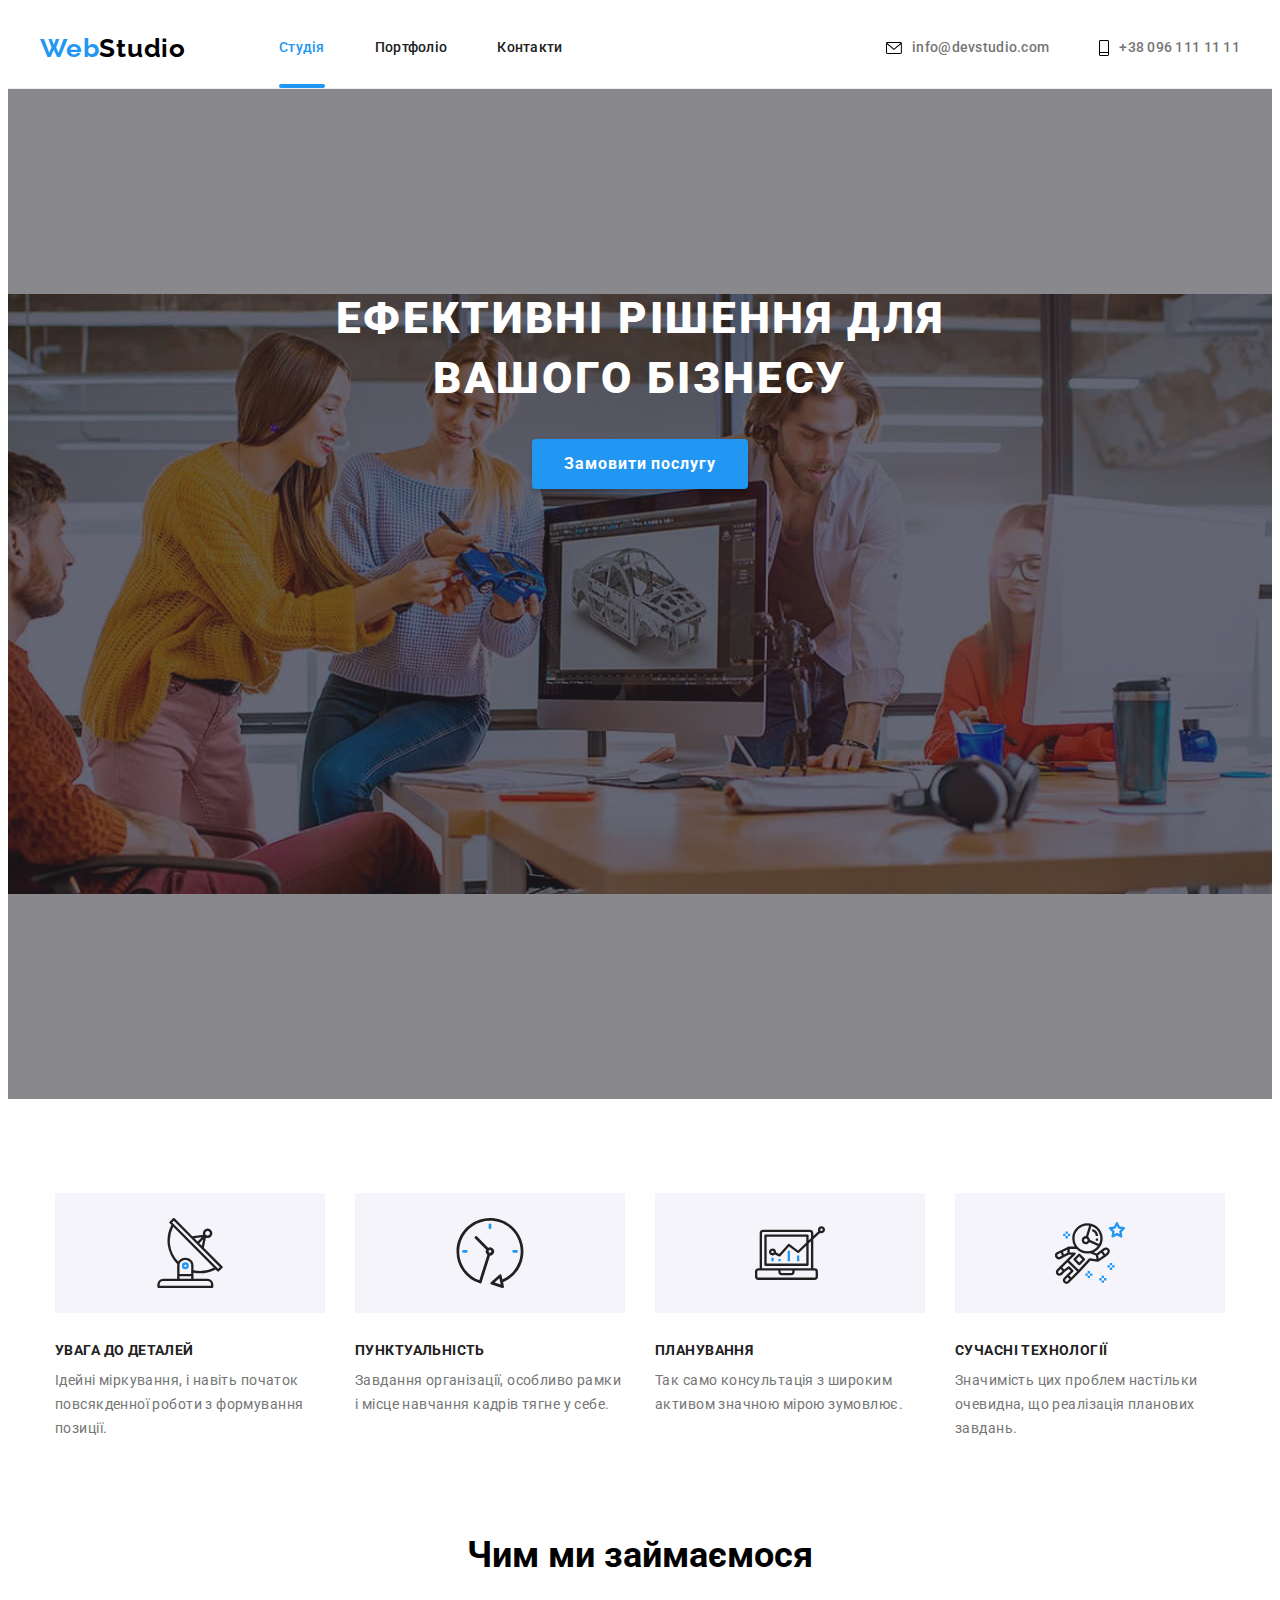
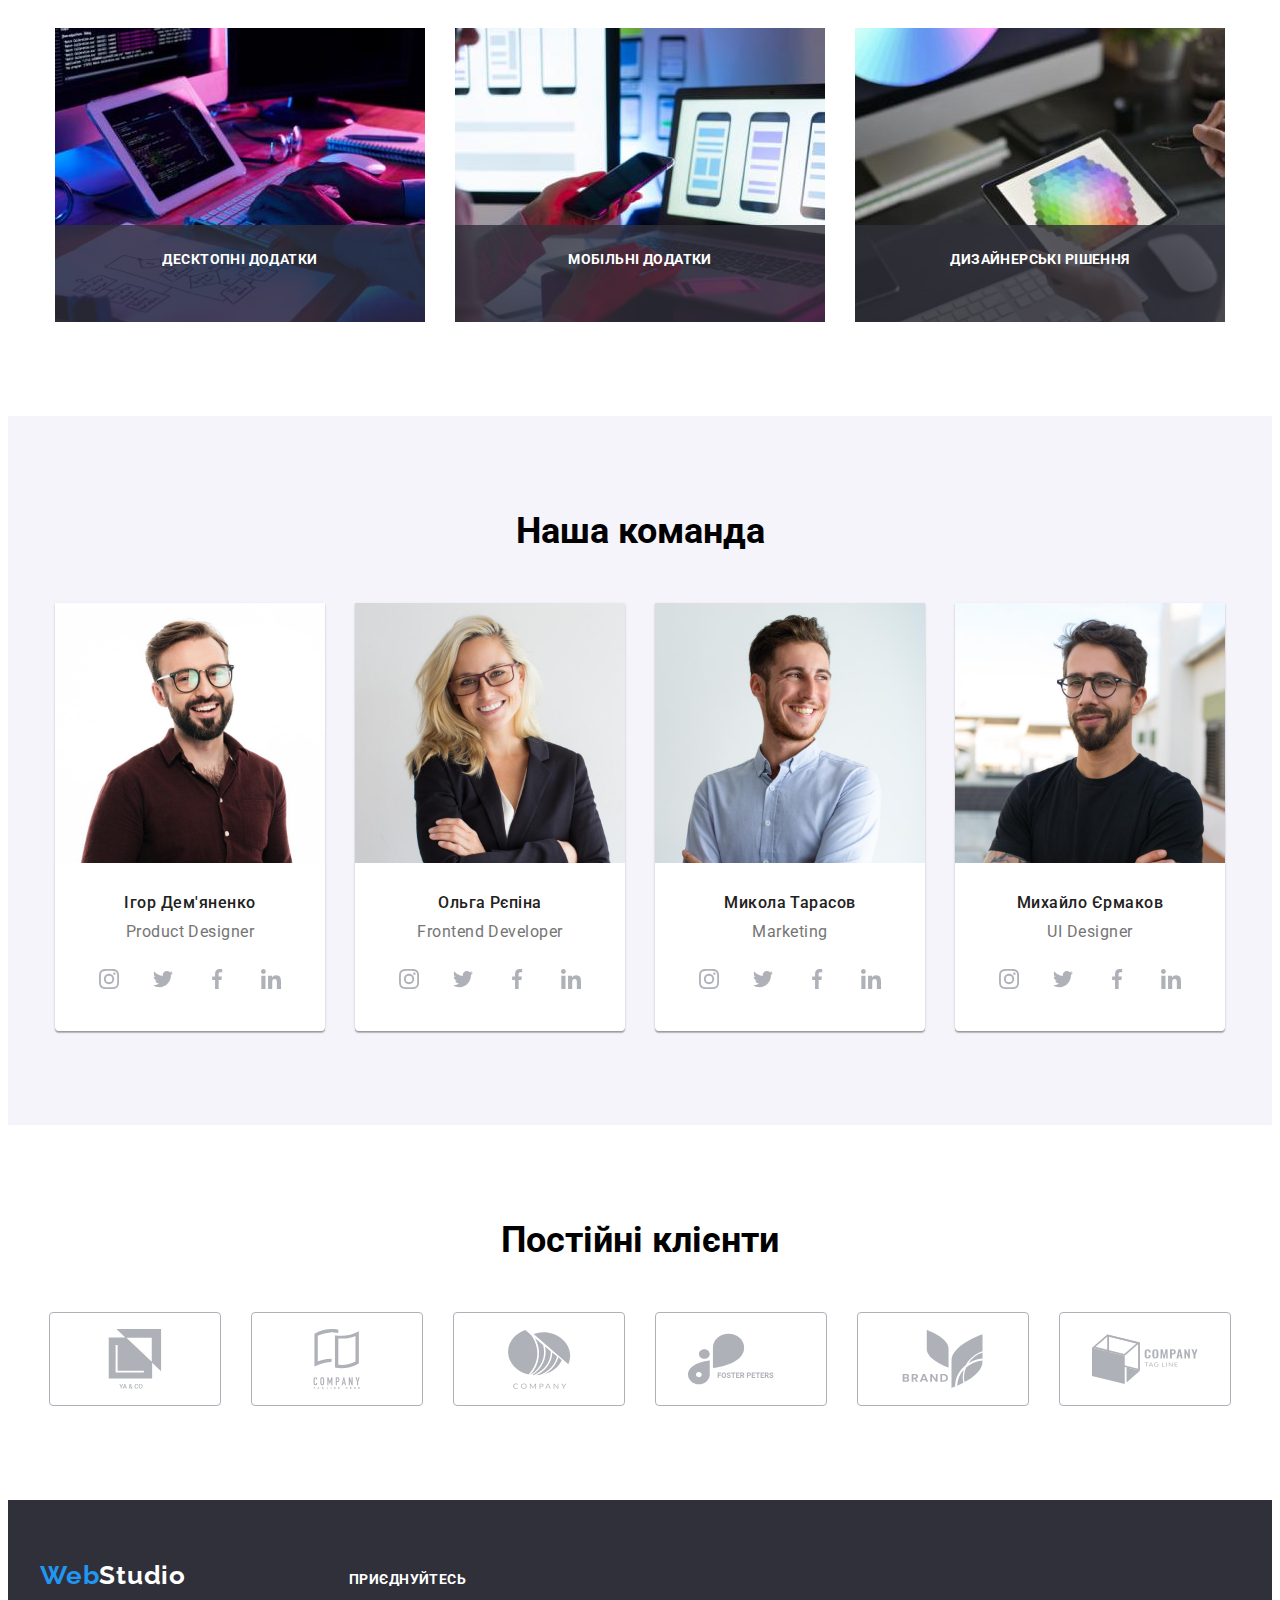
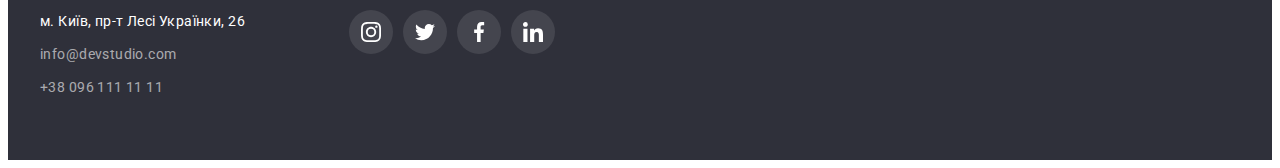
<file: index.html>
<!DOCTYPE html>
<html lang="uk">
  <head>
    <meta charset="UTF-8" />
    <meta http-equiv="X-UA-Compatible" content="IE=edge" />
    <meta name="viewport" content="width=device-width, initial-scale=1.0" />
    <link
      rel="stylesheet"
      href="https://cdnjs.cloudflare.com/ajax/libs/modern-normalize/1.1.0/modern-normalize.min.css"
      integrity="sha512-wpPYUAdjBVSE4KJnH1VR1HeZfpl1ub8YT/NKx4PuQ5NmX2tKuGu6U/JRp5y+Y8XG2tV+wKQpNHVUX03MfMFn9Q=="
      crossorigin="anonymous"
      referrerpolicy="no-referrer"
    />
    <link rel="stylesheet" href="./css/styles.css" />
    <link rel="preconnect" href="https://fonts.googleapis.com" />
    <link rel="preconnect" href="https://fonts.gstatic.com" crossorigin />
    <link
      href="https://fonts.googleapis.com/css2?family=Raleway:wght@700&family=Roboto:wght@400;500;700;900&display=swap"
      rel="stylesheet"
    />
    <title>Web Studio</title>
  </head>
  <body>
    <header>
      <div class="menu-container container">
        <nav class="navigation-flex">
          <a href="index.html" class="label"
            ><span class="blue-label">Web</span>Studio</a
          >
          <ul class="navigation list">
            <li class="active"><a class="link" href="index.html">Студія</a></li>
            <li><a class="link" href="./projects.html">Портфоліо</a></li>
            <li><a class="link" href="/">Контакти</a></li>
          </ul>
        </nav>
        <ul class="contacts list">
          <li class="mail-to">
            <a class="contacts-link" href="mailto:info@devsudio.com">
              <svg
                class="envelope-icon"
                width="16px"
                height="12px"
                aria-label="Написати"
              >
                <use href="images/icons.svg#icon-envelope"></use>
              </svg>
              <span>info@devstudio.com</span>
            </a>
          </li>
          <li class="phone-to">
            <a class="phone-link" href="tel:+380961111111">
              <svg
                class="phone-icon"
                width="10px"
                height="16px"
                aria-label="Подзвонити"
              >
                <use href="images/icons.svg#icon-phone"></use>
              </svg>
              <span>+38 096 111 11 11</span></a
            >
          </li>
        </ul>
      </div>
    </header>
    <main>
      <section class="hero">
        <div class="backdrop is-hidden" data-modal>
          <div class="modal">
            <button type="button" class="close-button-border" data-modal-close>
              <svg
                class="close-button"
                width="18"
                height="18"
                aria-label="Закрити"
              >
                <use href="images/icons.svg#icon-close-button"></use>
              </svg>
            </button>
          </div>
        </div>
        <div class="container">
          <h1 class="main-heading">Ефективні рішення для вашого бізнесу</h1>
          <button type="button" class="button" data-modal-open>
            Замовити послугу
          </button>
        </div>
      </section>
      <section class="section">
        <div class="container">
          <h2 class="hidden-heading">Наші особливості</h2>
          <ul class="list special-section">
            <li class="item">
              <div class="icon-block">
                <svg width="70" height="70" aria-label="Антена">
                  <use href="images/icons.svg#icon-antenna"></use>
                </svg>
              </div>
              <h3 class="special-section-heading">Увага до деталей</h3>
              <p class="special-section-text">
                Ідейні міркування, і навіть початок повсякденної роботи з
                формування позиції.
              </p>
            </li>
            <li class="item">
              <div class="icon-block">
                <svg width="70" height="70" aria-label="Годинник">
                  <use href="images/icons.svg#icon-clock"></use>
                </svg>
              </div>
              <h3 class="special-section-heading">Пунктуальність</h3>
              <p class="special-section-text">
                Завдання організації, особливо рамки і місце навчання кадрів
                тягне у себе.
              </p>
            </li>
            <li class="item">
              <div class="icon-block">
                <svg width="70" height="70" aria-label="Діаграма">
                  <use href="images/icons.svg#icon-diagram"></use>
                </svg>
              </div>
              <h3 class="special-section-heading">Планування</h3>
              <p class="special-section-text">
                Так само консультація з широким активом значною мірою зумовлює.
              </p>
            </li>
            <li class="item">
              <div class="icon-block">
                <svg width="70" height="70" aria-label="Астронавт">
                  <use href="images/icons.svg#icon-astronaut"></use>
                </svg>
              </div>
              <h3 class="special-section-heading">Сучасні технології</h3>
              <p class="special-section-text">
                Значимість цих проблем настільки очевидна, що реалізація
                планових завдань.
              </p>
            </li>
          </ul>
        </div>
      </section>
      <section class="what-we-do-section section">
        <div class="container">
          <h2 class="section-heading">Чим ми займаємося</h2>
          <ul class="list">
            <li class="what-we-do-item">
              <div class="what-we-do-picture-1">
                <img
                  src="images/box-1.jpg"
                  alt="Чоловік друкує на клавіатурі та звіряється з планшетом"
                  width="370"
                />
              </div>
            </li>
            <li class="what-we-do-item">
              <div class="what-we-do-picture-2">
                <img
                  src="images/box-2.jpg"
                  alt="Жінка обирає макет додатку для мобільної версіі на лептопі"
                  width="370"
                />
              </div>
            </li>
            <li class="what-we-do-item">
              <div class="what-we-do-picture-3">
                <img
                  src="images/box-3.jpg"
                  alt="Жінка обирає колір на планшеті"
                  width="370"
                />
              </div>
            </li>
          </ul>
        </div>
      </section>
      <section class="our-team-section section">
        <div class="container">
          <h2 class="section-heading">Наша команда</h2>
          <ul class="list">
            <li class="item">
              <img src="images/img.jpg" alt="Ігор Дем'яненко" width="270" />
              <div class="team-name-box">
                <h3 class="team-name">Ігор Дем'яненко</h3>
                <p lang="en" class="team-job">Product Designer</p>
                <ul class="social-nets-icons">
                  <li class="social-nets-icons-list">
                    <a href="/" class="social-nets-link">
                      <svg
                        class="social-nets-icon"
                        width="20"
                        height="20"
                        aria-label="Інстаграм"
                      >
                        <use href="images/icons.svg#icon-instagram"></use>
                      </svg>
                    </a>
                  </li>
                  <li class="social-nets-icons-list">
                    <a href="/" class="social-nets-link">
                      <svg
                        class="social-nets-icon"
                        width="20"
                        height="20"
                        aria-label="Твітер"
                      >
                        <use href="images/icons.svg#icon-twitter"></use>
                      </svg>
                    </a>
                  </li>
                  <li class="social-nets-icons-list">
                    <a href="/" class="social-nets-link">
                      <svg
                        class="social-nets-icon"
                        width="20"
                        height="20"
                        aria-label="Фейсбук"
                      >
                        <use href="images/icons.svg#icon-facebook"></use>
                      </svg>
                    </a>
                  </li>
                  <li class="social-nets-icons-list">
                    <a href="/" class="social-nets-link">
                      <svg
                        class="social-nets-icon"
                        width="20"
                        height="20"
                        aria-label="Лінкедін"
                      >
                        <use href="images/icons.svg#icon-linkedin"></use>
                      </svg>
                    </a>
                  </li>
                </ul>
              </div>
            </li>
            <li class="item">
              <img src="images/img2.jpg" alt="Ольга Рєпіна" width="270" />
              <div class="team-name-box">
                <h3 class="team-name">Ольга Рєпіна</h3>
                <p class="team-job">Frontend Developer</p>
                <ul class="social-nets-icons">
                  <li class="social-nets-icons-list">
                    <a href="/" class="social-nets-link">
                      <svg
                        class="social-nets-icon"
                        width="20"
                        height="20"
                        aria-label="Інстаграм"
                      >
                        <use href="images/icons.svg#icon-instagram"></use>
                      </svg>
                    </a>
                  </li>
                  <li class="social-nets-icons-list">
                    <a href="/" class="social-nets-link">
                      <svg
                        class="social-nets-icon"
                        width="20"
                        height="20"
                        aria-label="Твітер"
                      >
                        <use href="images/icons.svg#icon-twitter"></use>
                      </svg>
                    </a>
                  </li>
                  <li class="social-nets-icons-list">
                    <a href="/" class="social-nets-link">
                      <svg
                        class="social-nets-icon"
                        width="20"
                        height="20"
                        aria-label="Фейсбук"
                      >
                        <use href="images/icons.svg#icon-facebook"></use>
                      </svg>
                    </a>
                  </li>
                  <li class="social-nets-icons-list">
                    <a href="/" class="social-nets-link">
                      <svg
                        class="social-nets-icon"
                        width="20"
                        height="20"
                        aria-label="Лінкедін"
                      >
                        <use href="images/icons.svg#icon-linkedin"></use>
                      </svg>
                    </a>
                  </li>
                </ul>
              </div>
            </li>
            <li class="item">
              <img src="images/img3.jpg" alt="Микола Тарасов" width="270" />
              <div class="team-name-box">
                <h3 class="team-name">Микола Тарасов</h3>
                <p lang="en" class="team-job">Marketing</p>
                <ul class="social-nets-icons">
                  <li class="social-nets-icons-list">
                    <a href="/" class="social-nets-link">
                      <svg
                        class="social-nets-icon"
                        width="20"
                        height="20"
                        aria-label="Інстаграм"
                      >
                        <use href="images/icons.svg#icon-instagram"></use>
                      </svg>
                    </a>
                  </li>
                  <li class="social-nets-icons-list">
                    <a href="/" class="social-nets-link">
                      <svg
                        class="social-nets-icon"
                        width="20"
                        height="20"
                        aria-label="Твітер"
                      >
                        <use href="images/icons.svg#icon-twitter"></use>
                      </svg>
                    </a>
                  </li>
                  <li class="social-nets-icons-list">
                    <a href="/" class="social-nets-link">
                      <svg
                        class="social-nets-icon"
                        width="20"
                        height="20"
                        aria-label="Фейсбук"
                      >
                        <use href="images/icons.svg#icon-facebook"></use>
                      </svg>
                    </a>
                  </li>
                  <li class="social-nets-icons-list">
                    <a href="/" class="social-nets-link">
                      <svg
                        class="social-nets-icon"
                        width="20"
                        height="20"
                        aria-label="Лінкедін"
                      >
                        <use href="images/icons.svg#icon-linkedin"></use>
                      </svg>
                    </a>
                  </li>
                </ul>
              </div>
            </li>
            <li class="item">
              <img src="images/img4.jpg" alt="Михайло Єрмаков" width="270" />
              <div class="team-name-box">
                <h3 class="team-name">Михайло Єрмаков</h3>
                <p lang="en" class="team-job">UI Designer</p>
                <ul class="social-nets-icons">
                  <li class="social-nets-icons-list">
                    <a href="/" class="social-nets-link">
                      <svg
                        class="social-nets-icon"
                        width="20"
                        height="20"
                        aria-label="Інстаграм"
                      >
                        <use href="images/icons.svg#icon-instagram"></use>
                      </svg>
                    </a>
                  </li>
                  <li class="social-nets-icons-list">
                    <a href="/" class="social-nets-link">
                      <svg
                        class="social-nets-icon"
                        width="20"
                        height="20"
                        aria-label="Твітер"
                      >
                        <use href="images/icons.svg#icon-twitter"></use>
                      </svg>
                    </a>
                  </li>
                  <li class="social-nets-icons-list">
                    <a href="/" class="social-nets-link">
                      <svg
                        class="social-nets-icon"
                        width="20"
                        height="20"
                        aria-label="Фейсбук"
                      >
                        <use href="images/icons.svg#icon-facebook"></use>
                      </svg>
                    </a>
                  </li>
                  <li class="social-nets-icons-list">
                    <a href="/" class="social-nets-link">
                      <svg
                        class="social-nets-icon"
                        width="20"
                        height="20"
                        aria-label="Лінкедін"
                      >
                        <use href="images/icons.svg#icon-linkedin"></use>
                      </svg>
                    </a>
                  </li>
                </ul>
              </div>
            </li>
          </ul>
        </div>
      </section>
      <section class="clients-section section">
        <div class="container">
          <h2 class="section-heading">Постійні клієнти</h2>
          <ul class="list client-box-list">
            <li class="">
              <a href="/" class="client-box">
                <svg
                  class="client-icon"
                  width="106px"
                  height="60px"
                  aria-label="Перший клієнт"
                >
                  <use href="images/icons.svg#icon-client-1"></use>
                </svg>
              </a>
            </li>
            <li class="">
              <a href="/" class="client-box">
                <svg class="client-icon" aria-label="Перший клієнт">
                  <use href="images/icons.svg#icon-client-2"></use>
                </svg>
              </a>
            </li>
            <li class="">
              <a href="/" class="client-box">
                <svg
                  class="client-icon"
                  width="106px"
                  height="60px"
                  aria-label="Перший клієнт"
                >
                  <use href="images/icons.svg#icon-client-3"></use>
                </svg>
              </a>
            </li>
            <li class="">
              <a href="/" class="client-box">
                <svg
                  class="client-icon"
                  width="106px"
                  height="60px"
                  aria-label="Перший клієнт"
                >
                  <use href="images/icons.svg#icon-client-4"></use>
                </svg>
              </a>
            </li>
            <li class="">
              <a href="/" class="client-box">
                <svg
                  class="client-icon"
                  width="106px"
                  height="60px"
                  aria-label="Перший клієнт"
                >
                  <use href="images/icons.svg#icon-client-5"></use>
                </svg>
              </a>
            </li>
            <li class="">
              <a href="/" class="client-box">
                <svg
                  class="client-icon"
                  width="106px"
                  height="60px"
                  aria-label="Перший клієнт"
                >
                  <use href="images/icons.svg#icon-client-6"></use>
                </svg>
              </a>
            </li>
          </ul>
        </div>
      </section>
    </main>
    <footer class="footer">
      <div class="footer-container container">
        <div class="footer-section">
          <a href="index.html" class="label label-footer"
            ><span class="blue-label">Web</span>Studio</a
          >
          <address>
            <p class="address">м. Київ, пр-т Лесі Українки, 26</p>
            <ul class="list mail-phone">
              <li>
                <a href="mailto:info@devsudio.com">info@devstudio.com </a>
              </li>
              <li>
                <a href="tel:+380961111111">+38 096 111 11 11</a>
              </li>
            </ul>
          </address>
        </div>
        <div class="sign-up">
          <h2 class="footer-sign-up-heading">Приєднуйтесь</h2>
          <ul class="social-nets-icons">
            <li class="social-nets-icons-list">
              <a href="/" class="social-nets-link">
                <svg
                  class="social-nets-icon"
                  width="20"
                  height="20"
                  aria-label="Інстаграм"
                >
                  <use href="images/icons.svg#icon-instagram"></use>
                </svg>
              </a>
            </li>
            <li class="social-nets-icons-list">
              <a href="/" class="social-nets-link">
                <svg
                  class="social-nets-icon"
                  width="20"
                  height="20"
                  aria-label="Твітер"
                >
                  <use href="images/icons.svg#icon-twitter"></use>
                </svg>
              </a>
            </li>
            <li class="social-nets-icons-list">
              <a href="/" class="social-nets-link">
                <svg
                  class="social-nets-icon"
                  width="20"
                  height="20"
                  aria-label="Фейсбук"
                >
                  <use href="images/icons.svg#icon-facebook"></use>
                </svg>
              </a>
            </li>
            <li class="social-nets-icons-list">
              <a href="/" class="social-nets-link">
                <svg
                  class="social-nets-icon"
                  width="20"
                  height="20"
                  aria-label="Лінкедін"
                >
                  <use href="images/icons.svg#icon-linkedin"></use>
                </svg>
              </a>
            </li>
          </ul>
        </div>
      </div>
    </footer>
    <script src="./js/modal.js"></script>
  </body>
</html>
</file>
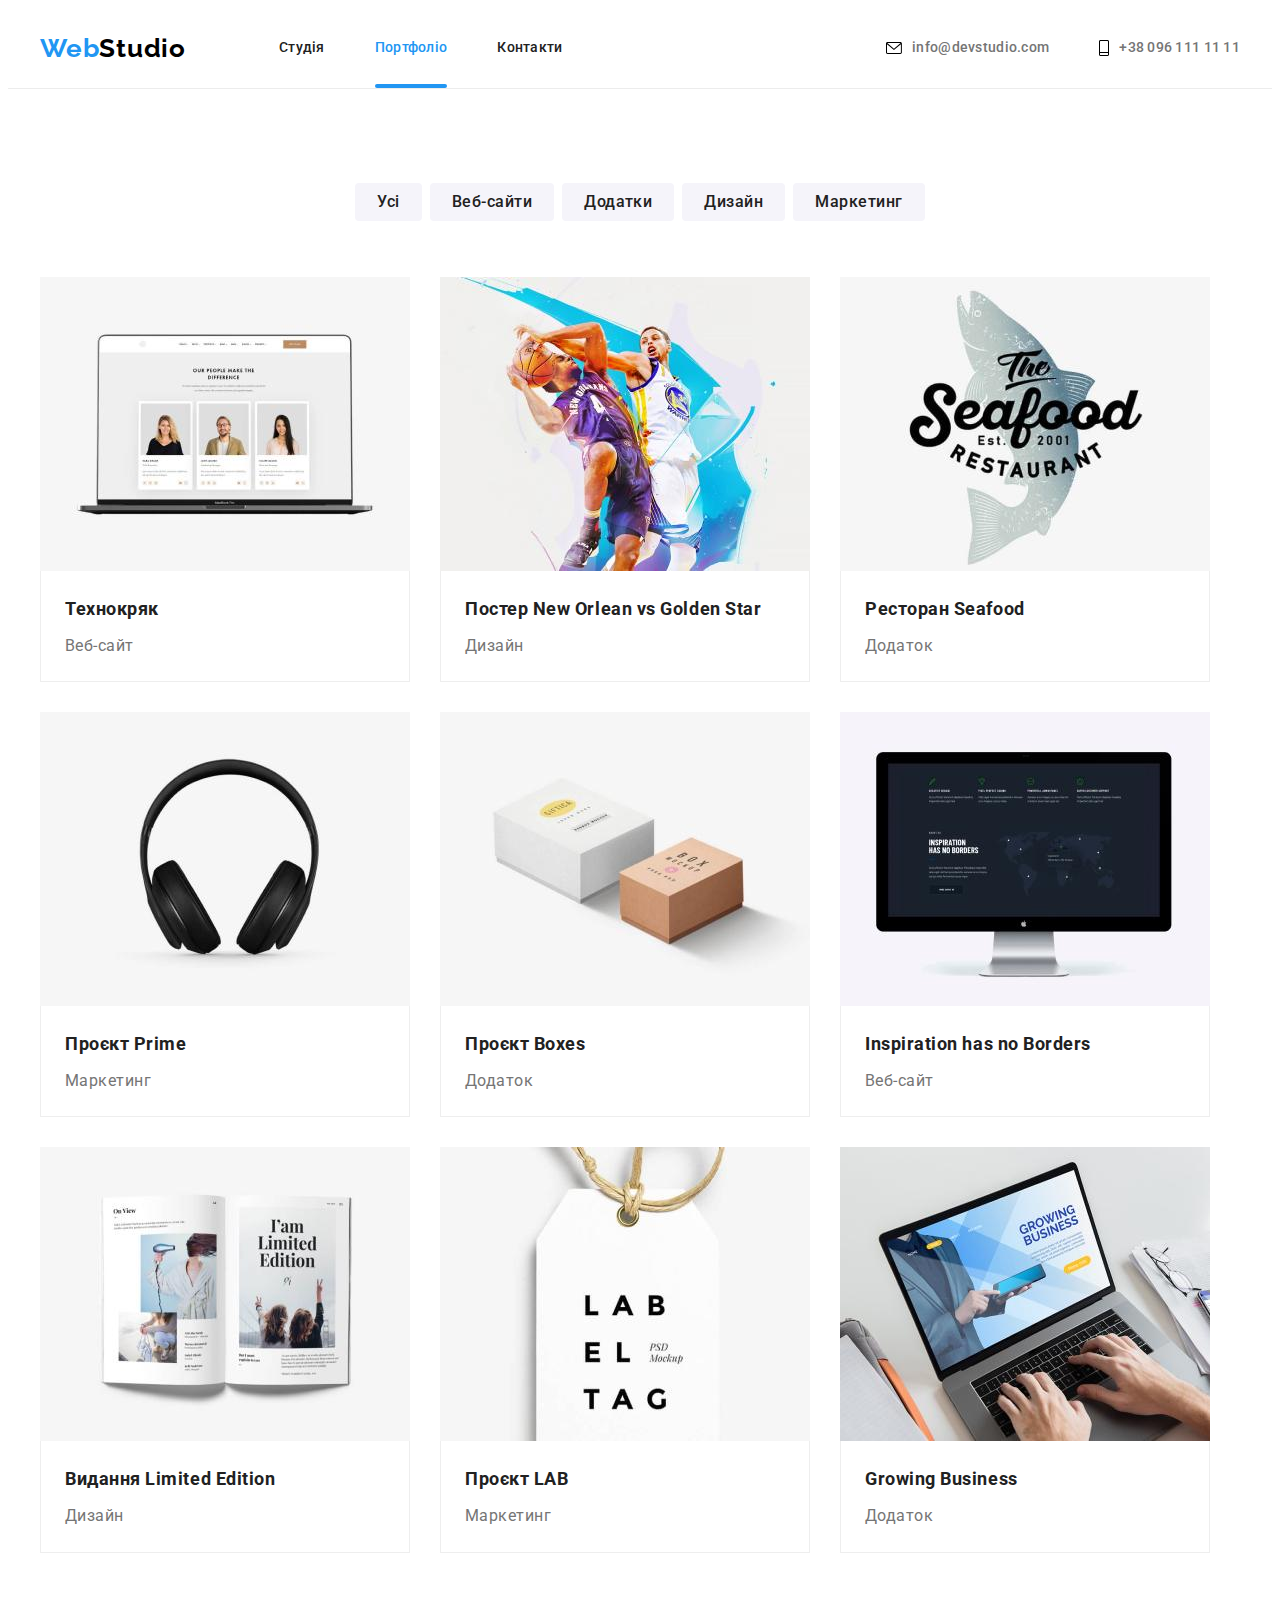
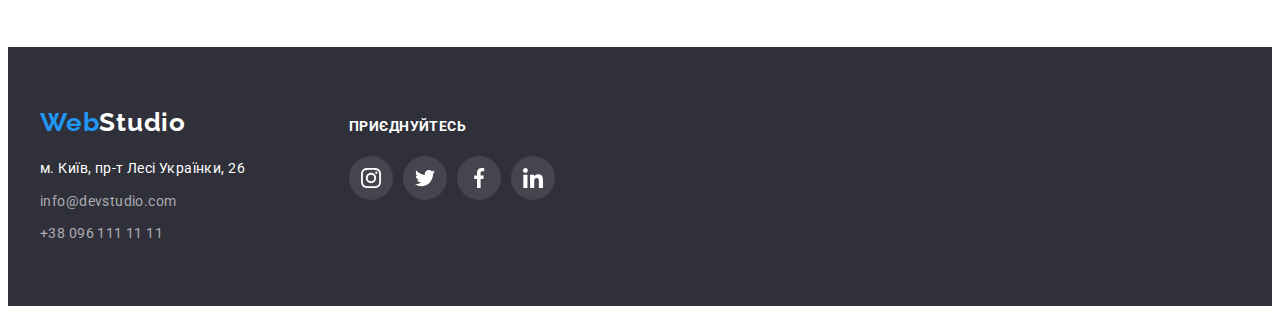
<file: projects.html>
<!DOCTYPE html>
<html lang="uk">
  <head>
    <meta charset="UTF-8" />
    <meta http-equiv="X-UA-Compatible" content="IE=edge" />
    <meta name="viewport" content="width=device-width, initial-scale=1.0" />
    <link
      rel="stylesheet"
      href="https://cdnjs.cloudflare.com/ajax/libs/modern-normalize/1.1.0/modern-normalize.min.css"
      integrity="sha512-wpPYUAdjBVSE4KJnH1VR1HeZfpl1ub8YT/NKx4PuQ5NmX2tKuGu6U/JRp5y+Y8XG2tV+wKQpNHVUX03MfMFn9Q=="
      crossorigin="anonymous"
      referrerpolicy="no-referrer"
    />
    <link rel="stylesheet" href="./css/styles.css" />
    <link rel="preconnect" href="https://fonts.googleapis.com" />
    <link rel="preconnect" href="https://fonts.gstatic.com" crossorigin />
    <link
      href="https://fonts.googleapis.com/css2?family=Raleway:wght@700&family=Roboto:wght@400;500;700;900&display=swap"
      rel="stylesheet"
    />
    <title>Web Studio</title>
  </head>
  <body>
    <header>
      <div class="menu-container container">
        <nav class="navigation-flex">
          <a href="index.html" class="label"
            ><span class="blue-label">Web</span>Studio</a
          >
          <ul class="navigation list">
            <li><a class="link" href="index.html">Студія</a></li>
            <li class="active">
              <a class="link" href="./projects.html">Портфоліо</a>
            </li>
            <li><a class="link" href="/">Контакти</a></li>
          </ul>
        </nav>
        <ul class="contacts list">
          <li class="mail-to">
            <a class="contacts-link" href="mailto:info@devsudio.com">
              <svg
                class="envelope-icon"
                width="16px"
                height="12px"
                aria-label="Написати"
              >
                <use href="images/icons.svg#icon-envelope"></use>
              </svg>
              <span>info@devstudio.com</span>
            </a>
          </li>
          <li class="phone-to">
            <a class="phone-link" href="tel:+380961111111">
              <svg
                class="phone-icon"
                width="10px"
                height="16px"
                aria-label="Подзвонити"
              >
                <use href="images/icons.svg#icon-phone"></use>
              </svg>
              <span>+38 096 111 11 11</span></a
            >
          </li>
        </ul>
      </div>
    </header>
    <main>
      <section class="section">
        <div class="container">
          <h1 class="hidden-heading">Приклади робіт</h1>
          <ul class="list example-buttons">
            <li class="item">
              <button type="button" class="filter-button">Усі</button>
            </li>
            <li class="item">
              <button type="button" class="filter-button">Веб-сайти</button>
            </li>
            <li class="item">
              <button type="button" class="filter-button">Додатки</button>
            </li>
            <li class="item">
              <button type="button" class="filter-button">Дизайн</button>
            </li>
            <li class="item">
              <button type="button" class="filter-button">Маркетинг</button>
            </li>
          </ul>
          <ul class="list portfolio-list">
            <li class="item">
              <a href="#" class="portfolio-card-link">
                <div class="portfolio-card-picture">
                  <img
                    src="./images/img10.jpg"
                    alt="Відкритий лептоп з завантаженим сайтом"
                    width="370"
                  />
                  <p class="portfolio-card-details">
                    Ресурс пропонує комплексні пропозиції з різним рівнем
                    функціоналу та сервісів. Все це дозволить відвідувачу
                    отримати вичерпні відомості про компанію чи приватну особу.
                  </p>
                </div>
                <div class="portfolio-item-name">
                  <h2 class="card-name">Технокряк</h2>
                  <p class="card-description">Веб-сайт</p>
                </div>
              </a>
            </li>
            <li class="item">
              <a href="#" class="portfolio-card-link">
                <div class="portfolio-card-picture">
                  <img
                    src="./images/img11.jpg"
                    alt="Постер з граючими баскетболістами"
                    width="370"
                  />
                  <p class="portfolio-card-details">
                    Ресурс пропонує комплексні пропозиції з різним рівнем
                    функціоналу та сервісів. Все це дозволить відвідувачу
                    отримати вичерпні відомості про компанію чи приватну особу.
                  </p>
                </div>
                <div class="portfolio-item-name">
                  <h2 class="card-name">
                    Постер <span lang="en">New Orlean vs Golden Star</span>
                  </h2>
                  <p class="card-description">Дизайн</p>
                </div>
              </a>
            </li>
            <li class="item">
              <a href="#" class="portfolio-card-link">
                <div class="portfolio-card-picture">
                  <img
                    src="./images/img12.jpg"
                    alt="Надпис ресторан Seafood на фоні риби"
                    width="370"
                  />
                  <p class="portfolio-card-details">
                    Ресурс пропонує комплексні пропозиції з різним рівнем
                    функціоналу та сервісів. Все це дозволить відвідувачу
                    отримати вичерпні відомості про компанію чи приватну особу.
                  </p>
                </div>
                <div class="portfolio-item-name">
                  <h2 class="card-name">
                    Ресторан <span lang="en"> Seafood</span>
                  </h2>
                  <p class="card-description">Додаток</p>
                </div>
              </a>
            </li>
            <li class="item">
              <a href="#" class="portfolio-card-link">
                <div class="portfolio-card-picture">
                  <img src="./images/img13.jpg" alt="Навушники" width="370" />
                  <p class="portfolio-card-details">
                    Ресурс пропонує комплексні пропозиції з різним рівнем
                    функціоналу та сервісів. Все це дозволить відвідувачу
                    отримати вичерпні відомості про компанію чи приватну особу.
                  </p>
                </div>
                <div class="portfolio-item-name">
                  <h2 class="card-name">Проєкт <span lang="en">Prime</span></h2>
                  <p class="card-description">Маркетинг</p>
                </div>
              </a>
            </li>
            <li class="item">
              <a href="#" class="portfolio-card-link">
                <div class="portfolio-card-picture">
                  <img
                    src="./images/img14.jpg"
                    alt="Дві коробки: біла та бежева"
                    width="370"
                  />
                  <p class="portfolio-card-details">
                    Ресурс пропонує комплексні пропозиції з різним рівнем
                    функціоналу та сервісів. Все це дозволить відвідувачу
                    отримати вичерпні відомості про компанію чи приватну особу.
                  </p>
                </div>
                <div class="portfolio-item-name">
                  <h2 class="card-name">Проєкт <span lang="en">Boxes</span></h2>
                  <p class="card-description">Додаток</p>
                </div>
              </a>
            </li>
            <li class="item">
              <a href="#" class="portfolio-card-link">
                <div class="portfolio-card-picture">
                  <img
                    src="./images/img15.jpg"
                    alt="Монітор з завантаженим сайтом"
                    width="370"
                  />
                  <p class="portfolio-card-details">
                    Ресурс пропонує комплексні пропозиції з різним рівнем
                    функціоналу та сервісів. Все це дозволить відвідувачу
                    отримати вичерпні відомості про компанію чи приватну особу.
                  </p>
                </div>
                <div class="portfolio-item-name">
                  <h2 lang="en" class="card-name">
                    Inspiration has no Borders
                  </h2>
                  <p class="card-description">Веб-сайт</p>
                </div>
              </a>
            </li>
            <li class="item">
              <a href="#" class="portfolio-card-link">
                <div class="portfolio-card-picture">
                  <img
                    src="./images/img16.jpg"
                    alt="Відкритий глянцевий журнал"
                    width="370"
                  />
                  <p class="portfolio-card-details">
                    Ресурс пропонує комплексні пропозиції з різним рівнем
                    функціоналу та сервісів. Все це дозволить відвідувачу
                    отримати вичерпні відомості про компанію чи приватну особу.
                  </p>
                </div>
                <div class="portfolio-item-name">
                  <h2 class="card-name">
                    Видання <span lang="en">Limited Edition</span>
                  </h2>
                  <p class="card-description">Дизайн</p>
                </div>
              </a>
            </li>
            <li class="item">
              <a href="#" class="portfolio-card-link">
                <div class="portfolio-card-picture">
                  <img
                    src="./images/img17.jpg"
                    alt="Етикетка з надписом"
                    width="370"
                  />
                  <p class="portfolio-card-details">
                    Ресурс пропонує комплексні пропозиції з різним рівнем
                    функціоналу та сервісів. Все це дозволить відвідувачу
                    отримати вичерпні відомості про компанію чи приватну особу.
                  </p>
                </div>
                <div class="portfolio-item-name">
                  <h2 class="card-name">Проєкт <span lang="en">LAB</span></h2>
                  <p class="card-description">Маркетинг</p>
                </div>
              </a>
            </li>
            <li class="item">
              <a href="#" class="portfolio-card-link">
                <div class="portfolio-card-picture">
                  <img
                    src="./images/img18.jpg"
                    alt="Людина, працююча на лептопі"
                    width="370"
                  />
                  <p class="portfolio-card-details">
                    Ресурс пропонує комплексні пропозиції з різним рівнем
                    функціоналу та сервісів. Все це дозволить відвідувачу
                    отримати вичерпні відомості про компанію чи приватну особу.
                  </p>
                </div>
                <div class="portfolio-item-name">
                  <h2 lang="en" class="card-name">Growing Business</h2>
                  <p class="card-description">Додаток</p>
                </div>
              </a>
            </li>
          </ul>
        </div>
      </section>
    </main>
    <footer class="footer">
      <div class="footer-container container">
        <div class="footer-section">
          <a href="index.html" class="label label-footer"
            ><span class="blue-label">Web</span>Studio</a
          >
          <address>
            <p class="address">м. Київ, пр-т Лесі Українки, 26</p>
            <ul class="list mail-phone">
              <li>
                <a href="mailto:info@devsudio.com">info@devstudio.com </a>
              </li>
              <li>
                <a href="tel:+380961111111">+38 096 111 11 11</a>
              </li>
            </ul>
          </address>
        </div>
        <div class="sign-up">
          <h2 class="footer-sign-up-heading">Приєднуйтесь</h2>
          <ul class="social-nets-icons">
            <li class="social-nets-icons-list">
              <a href="/" class="social-nets-link">
                <svg
                  class="social-nets-icon"
                  width="20"
                  height="20"
                  aria-label="Інстаграм"
                >
                  <use href="images/icons.svg#icon-instagram"></use>
                </svg>
              </a>
            </li>
            <li class="social-nets-icons-list">
              <a href="/" class="social-nets-link">
                <svg
                  class="social-nets-icon"
                  width="20"
                  height="20"
                  aria-label="Твітер"
                >
                  <use href="images/icons.svg#icon-twitter"></use>
                </svg>
              </a>
            </li>
            <li class="social-nets-icons-list">
              <a href="/" class="social-nets-link">
                <svg
                  class="social-nets-icon"
                  width="20"
                  height="20"
                  aria-label="Фейсбук"
                >
                  <use href="images/icons.svg#icon-facebook"></use>
                </svg>
              </a>
            </li>
            <li class="social-nets-icons-list">
              <a href="/" class="social-nets-link">
                <svg
                  class="social-nets-icon"
                  width="20"
                  height="20"
                  aria-label="Лінкедін"
                >
                  <use href="images/icons.svg#icon-linkedin"></use>
                </svg>
              </a>
            </li>
          </ul>
        </div>
      </div>
    </footer>
  </body>
</html>
</file>
<file: css/styles.css>
:root {
  --heading-color: #212121;
  --paragraph-color: #757575;
  --accent-color: #2196f3;
  --backgroun-color-white: #fff;
  --background-color-dark: #2f303a;
}

body {
  font-family: "Roboto", sans-serif;
  color: var(--paragraph-color);
  background-color: var(--backgroun-color-white);
}

a {
  text-decoration: none;
}

h1,
h2,
h3,
p {
  margin: 0px;
}

img {
  display: block;
}

.list {
  list-style: none;
  margin: 0px;
}

ul,
ol {
  margin-top: 0;
  margin-bottom: 0;
  padding-left: 0;
}

button {
  cursor: pointer;
}

.container {
  width: 1200px;
  margin: 0 auto;
  padding: 0 15px;
}

.section {
  padding-top: 94px;
  padding-bottom: 94px;
}
/* Menu container */

.menu-container {
  display: flex;
  align-items: center;
}

.navigation-flex {
  display: flex;
  align-items: center;
}
.navigation li:not(:last-child) {
  margin-right: 50px;
  padding-left: 0px;
}

.contacts li:not(:last-child) {
  margin-right: 50px;
}

header {
  border-bottom: 1px solid #ececec;
}

/* Logo  */

.label {
  margin-right: 93px;

  font-family: "Raleway", sans-serif;
  font-weight: 700;
  font-size: 26px;
  color: #000;
  text-decoration: none;
  letter-spacing: 0.03em;
}

.blue-label {
  color: var(--accent-color);
  letter-spacing: 0.03em;
}

/* Navigation */
.navigation {
  display: flex;
  flex-direction: row;
  padding-left: 0px;
}

.contacts {
  display: flex;
  align-items: center;
  padding-left: 0px;
  margin-left: auto;
}

.contacts-link,
.phone-link {
  display: block;
  align-items: center;
}

.navigation a,
.contacts a {
  font-weight: 500;
  font-size: 14px;
  line-height: 1.14;
  letter-spacing: 0.02em;

  transition: color 250ms cubic-bezier(0.4, 0, 0.2, 1);
}

.navigation .link {
  display: block;
  padding-top: 32px;
  padding-bottom: 32px;
  color: var(--heading-color);
}

.contacts a {
  display: flex;
  padding-top: 32px;
  padding-bottom: 32px;
  color: var(--paragraph-color);
}

.envelope-icon {
  margin-right: 10px;
  transition: fill 250ms cubic-bezier(0.4, 0, 0.2, 1);
}

.phone-icon {
  margin-right: 10px;
  transition: fill 250ms cubic-bezier(0.4, 0, 0.2, 1);
}

.navigation a:hover,
.navigation a:focus,
.contacts a:hover,
.contacts a:focus {
  color: var(--accent-color);
}

.contacts-link:hover .envelope-icon,
.contacts-link:focus .envelope-icon,
.phone-link:hover .phone-icon,
.phone-link:focus .phone-icon {
  fill: var(--accent-color);
}

.active .link {
  position: relative;
  color: var(--accent-color);
}

.active .link::after {
  position: absolute;
  display: block;
  bottom: 0;
  left: 0;
  content: "";
  width: 100%;
  height: 4px;
  border-radius: 2px;
  background-color: var(--accent-color);
}

/* Hero/main section */

.hero {
  text-align: center;
  padding-top: 200px;
  padding-bottom: 210px;
  background-image: linear-gradient(
      rgba(47, 48, 58, 0.4),
      rgba(47, 48, 58, 0.4)
    ),
    url("../images/bg.jpg");
  background-repeat: no-repeat;
  background-position: 50% 50%;
  max-width: 1600рх;
  height: 600px;
  background-color: #c4c4c4;
}

.main-heading {
  margin-bottom: 30px;
  width: 696px;
  margin-left: auto;
  margin-right: auto;

  font-weight: 900;
  font-size: 44px;
  line-height: 1.36;
  text-align: center;
  letter-spacing: 0.06em;
  text-transform: uppercase;
  color: #fff;
}

/* ========Backdrop========= */

.backdrop {
  position: fixed;
  z-index: 10;
  top: 0;
  left: 0;
  width: 100%;
  height: 100%;

  opacity: 1;
  background: rgba(91, 63, 63, 0.2);

  transition: opacity 250ms cubic-bezier(0.4, 0, 0.2, 1),
    visibility 250ms cubic-bezier(0.4, 0, 0.2, 1);
}

.backdrop.is-hidden {
  opacity: 0;
  visibility: hidden;
  pointer-events: none;
}

.backdrop.is-hidden .modal {
  transform: translate(-50%, -50%) scale(0);
}

/* ======== Modal========= */

.modal {
  position: absolute;
  top: 50%;
  left: 50%;

  min-width: 528px;
  min-height: 581px;
  background: #ffffff;
  box-shadow: 0px 1px 3px rgba(0, 0, 0, 0.12), 0px 1px 1px rgba(0, 0, 0, 0.14),
    0px 2px 1px rgba(0, 0, 0, 0.2);
  border-radius: 4px;

  transform: translate(-50%, -50%) scale(1);
  transition: scale 250ms cubic-bezier(0.4, 0, 0.2, 1);
}

.close-button-border {
  position: absolute;
  top: 0;
  right: 0;

  display: flex;
  justify-content: center;
  align-items: center;

  margin-top: 8px;
  margin-right: 8px;
  padding: 0;

  width: 30px;
  height: 30px;
  background-color: #fff;
  border: 1px solid rgba(0, 0, 0, 0.1);
  border-radius: 50%;
}

.button {
  display: inline-block;
  padding: 10px 32px;
  min-width: 216px;

  font-family: inherit;
  font-weight: 700;
  font-size: 16px;
  line-height: 1.9;
  letter-spacing: 0.06em;
  text-align: center;
  color: #fff;
  background-color: var(--accent-color);
  border: 0px;
  border-radius: 4px;
  cursor: pointer;
  box-shadow: 0px 4px 4px rgba(0, 0, 0, 0.15);

  transition: color 250ms cubic-bezier(0.4, 0, 0.2, 1),
    background-color 250ms cubic-bezier(0.4, 0, 0.2, 1),
    box-shadow 250ms cubic-bezier(0.4, 0, 0.2, 1);
}

.button:hover {
  color: var(--heading-color);
  background-color: #f5f4fa;
  box-shadow: 0px 3px 1px rgba(0, 0, 0, 0.1), 0px 1px 2px rgba(0, 0, 0, 0.08),
    0px 2px 2px rgba(0, 0, 0, 0.12);
}

/* Second section */

.hidden-heading {
  position: absolute;
  width: 1px;
  height: 1px;
  margin: -1px;
  border: 0;
  padding: 0;

  white-space: nowrap;
  clip-path: inset(100%);
  clip: rect(0 0 0 0);
  overflow: hidden;
}

.special-section {
  display: flex;
  justify-content: center;
}

.icon-block {
  height: 120px;
  display: flex;
  justify-content: center;
  align-items: center;
  margin-bottom: 30px;
  background-color: #f5f4fa;
  text-align: center;
}

.special-section-heading {
  font-weight: 700;
  font-size: 14px;
  line-height: 1.14;
  letter-spacing: 0.03em;
  text-transform: uppercase;
  color: var(--heading-color);
}
.special-section-text {
  margin-left: 0px;
  margin-top: 10px;

  font-size: 14px;
  line-height: 1.7;
  letter-spacing: 0.03em;
  color: var(--paragraph-color);
}

.special-section .item {
  max-width: 270px;
}

.special-section .item:not(:last-child) {
  margin-right: 30px;
}

/* Third section */

.what-we-do-section {
  padding-top: 0;
}

.what-we-do-section .list {
  display: flex;
  justify-content: center;
  z-index: 1;
}

.what-we-do-section li:not(:last-child) {
  margin-right: 30px;
}

.what-we-do-item {
  position: relative;
}

.what-we-do-picture-1::after {
  position: absolute;
  bottom: 0;
  display: block;
  content: "Десктопні додатки";
  width: 100%;
  height: 70px;
  padding-top: 27px;
  font-weight: 700;
  font-size: 14px;
  line-height: 1.14;
  text-align: center;
  letter-spacing: 0.03em;
  text-transform: uppercase;
  color: #fff;
  background: rgba(47, 48, 58, 0.8);
}

.what-we-do-picture-2::after {
  position: absolute;
  bottom: 0;
  display: block;
  content: "Мобільні додатки";
  width: 100%;
  height: 70px;
  padding-top: 27px;
  font-weight: 700;
  font-size: 14px;
  line-height: 1.14;
  text-align: center;
  letter-spacing: 0.03em;
  text-transform: uppercase;
  color: #fff;
  background: rgba(47, 48, 58, 0.8);
}

.what-we-do-picture-3::after {
  position: absolute;
  bottom: 0;
  display: block;
  content: "Дизайнерські рішення";
  width: 100%;
  height: 70px;
  padding-top: 27px;
  font-weight: 700;
  font-size: 14px;
  line-height: 1.14;
  text-align: center;
  letter-spacing: 0.03em;
  text-transform: uppercase;
  color: #fff;
  background: rgba(47, 48, 58, 0.8);
}
/* Team section */

.our-team-section {
  background: #f5f4fa;
}

.our-team-section .list {
  display: flex;
  justify-content: center;
}

.our-team-section .item:not(:last-child) {
  margin-right: 30px;
}

.our-team-section .item {
  background: #ffffff;
  box-shadow: 0px 1px 3px rgba(0, 0, 0, 0.12), 0px 1px 1px rgba(0, 0, 0, 0.14),
    0px 2px 1px rgba(0, 0, 0, 0.2);
  border-radius: 0px 0px 4px 4px;
}

.team-name-box {
  padding-top: 30px;
  padding-bottom: 30px;
}

.section-heading {
  margin-bottom: 50px;

  font-weight: 700;
  font-size: 36px;
  line-height: 1.2;
  text-align: center;
  color: #000;
}

.team-name {
  margin-bottom: 10px;

  font-weight: 500;
  font-size: 16px;
  letter-spacing: 0.03em;
  line-height: 1.2;
  text-align: center;
  color: var(--heading-color);
}

.team-job {
  margin-bottom: 16px;

  line-height: 1.2;
  letter-spacing: 0.03em;
  text-align: center;
  color: var(--paragraph-color);
}

.social-nets-icons {
  list-style: none;
  display: flex;
  justify-content: center;
  gap: 10px;
}

.social-nets-link {
  display: flex;
  justify-content: center;
  align-items: center;
  width: 44px;
  height: 44px;
  border-radius: 50%;

  transition: background-color 250ms cubic-bezier(0.4, 0, 0.2, 1);
}

.social-nets-link:hover,
.social-nets-link:focus {
  background-color: #2196f3;
  border-radius: 50%;
}

.social-nets-icon {
  fill: #afb1b8;

  transition: fill 250ms cubic-bezier(0.4, 0, 0.2, 1);
}

.social-nets-link:hover .social-nets-icon,
.social-nets-link:focus .social-nets-icon {
  fill: #ffffff;
}

/* Clients section */

.client-box-list {
  display: flex;
  justify-content: center;
  align-items: center;
  gap: 30px;
}

.client-box {
  display: flex;
  justify-content: center;
  align-items: center;
  width: 170px;
  height: 92px;
  border: 1px solid #afb1b8;
  border-radius: 4px;

  transition: border 250ms cubic-bezier(0.4, 0, 0.2, 1);
}

.client-box:hover,
.client-box:focus {
  border: 1px solid #2196f3;
}

.client-box:hover .client-icon,
.client-box:focus .client-icon {
  fill: var(--accent-color);
}

.client-icon {
  width: 106px;
  height: 60px;
  fill: #afb1b8;

  transition: fill 250ms cubic-bezier(0.4, 0, 0.2, 1);
}

/* Footer */

.footer {
  background-color: var(--background-color-dark);
  padding: 60px 0;
}

.footer-container {
  display: flex;
  align-items: baseline;
  gap: 70px;
}

.label-footer {
  display: inline-block;
  margin-bottom: 20px;
  color: #fff;
}

.mail-phone {
  padding-left: 0px;
}

.address,
.mail-phone a {
  margin-bottom: 9px;

  font-size: 14px;
  font-style: normal;
  line-height: 1.7;
  letter-spacing: 0.03em;
  color: #ffffff;
}

.mail-phone li:not(:last-child) {
  margin-bottom: 9px;
}

.mail-phone a {
  color: rgba(255, 255, 255, 0.6);
}

.footer-sign-up-heading {
  margin-bottom: 20px;
  font-weight: 700;
  font-size: 14px;
  line-height: 1.4;
  letter-spacing: 0.03em;
  text-transform: uppercase;

  color: #ffffff;
}

.sign-up .social-nets-link {
  background-color: rgba(255, 255, 255, 0.1);

  transition: background-color 250ms cubic-bezier(0.4, 0, 0.2, 1);
}

.sign-up .social-nets-link:hover,
.sign-up .social-nets-link:focus {
  background-color: #2196f3;
  border-radius: 50%;
}

.sign-up .social-nets-icon {
  fill: #fff;
}

/* Projects page */

.example-buttons {
  display: flex;
  justify-content: center;
  margin-bottom: 56px;
}

.filter-button {
  padding: 6px 22px;

  font-weight: 500;
  font-size: 16px;
  font-family: inherit;
  text-align: center;
  line-height: 1.6;
  letter-spacing: 0.03em;
  color: var(--heading-color);
  background-color: #f5f4fa;
  border: 0px;
  border-radius: 4px;

  transition: color 250ms cubic-bezier(0.4, 0, 0.2, 1),
    background-color 250ms cubic-bezier(0.4, 0, 0.2, 1),
    box-shadow 250ms cubic-bezier(0.4, 0, 0.2, 1);
}

.example-buttons .item:not(:last-child) {
  margin-right: 8px;
}

.filter-button:hover,
.filter-button:focus {
  color: #fff;
  background-color: var(--accent-color);
  border: 0px;
  box-shadow: 0px 3px 1px rgba(0, 0, 0, 0.1), 0px 1px 2px rgba(0, 0, 0, 0.08),
    0px 2px 2px rgba(0, 0, 0, 0.12);
  cursor: pointer;
}

/* Main section */

.portfolio-list {
  display: flex;
  flex-wrap: wrap;
  gap: 30px;
}

.portfolio-list .item {
  width: 370px;

  /* flex-basis: calc((100% - 60px) / 3); */
}

.portfolio-card-link {
  display: block;

  transition: box-shadow 250ms cubic-bezier(0.4, 0, 0.2, 1);
}

.portfolio-card-link:hover,
.portfolio-card-link:focus {
  box-shadow: 0px 1px 1px rgba(0, 0, 0, 0.12), 0px 4px 4px rgba(0, 0, 0, 0.06),
    1px 4px 6px rgba(0, 0, 0, 0.16);
}

.portfolio-card-picture {
  position: relative;
  overflow: hidden;
}

.portfolio-card-details {
  position: absolute;
  display: flex;
  justify-content: center;
  align-items: center;
  overflow: auto;
  padding-left: 24px;
  padding-right: 24px;
  bottom: 0;
  left: 0;
  width: 100%;
  height: 100%;
  background: rgba(33, 150, 243, 0.9);

  font-size: 18px;
  line-height: 1.56;
  letter-spacing: 0.03em;
  color: #fff;

  transform: translateY(100%);
  transition: box-shadow 250ms cubic-bezier(0.4, 0, 0.2, 1),
    transform 250ms cubic-bezier(0.4, 0, 0.2, 1);
}

.portfolio-card-link:hover .portfolio-card-details,
.portfolio-card-link:focus .portfolio-card-details {
  transform: translateY(0);
}

.card-name {
  font-weight: 700;
  font-size: 18px;
  line-height: 2;
  letter-spacing: 0.03em;
  color: var(--heading-color);
}

.card-description {
  margin-top: 4px;

  line-height: 1.9;
  letter-spacing: 0.03em;
  color: var(--paragraph-color);
}

.portfolio-item-name {
  padding: 20px 24px;
  border-right: 1px solid #eeeeee;
  border-bottom: 1px solid #eeeeee;
  border-left: 1px solid #eeeeee;
}
</file>
